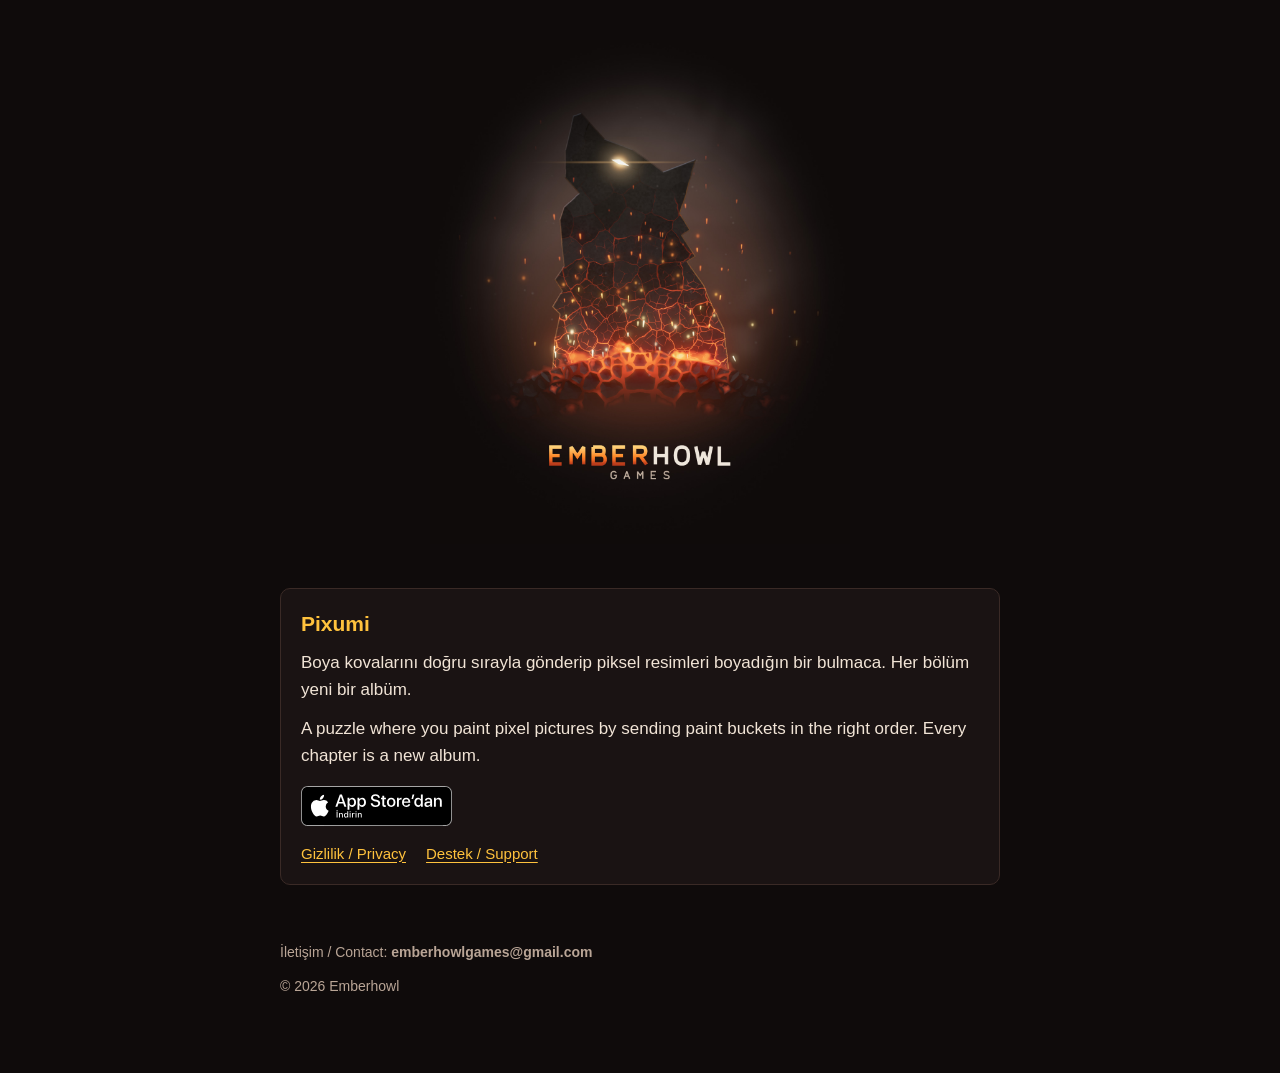
<file: index.html>
<!doctype html>
<html lang="tr">
<head>
<meta charset="utf-8">
<meta name="viewport" content="width=device-width, initial-scale=1, viewport-fit=cover">
<title>Emberhowl Games</title>
<meta name="description" content="Emberhowl Games: piksel sanatı bulmaca oyunları. Pixel art puzzle games.">
<link rel="icon" href="favicon-32.png" type="image/png">
<link rel="apple-touch-icon" href="emberhowl-icon.png">
<link rel="stylesheet" href="style.css">
</head>
<body>
<main>
  <section class="hero">
    <img src="emberhowl.jpg" alt="Emberhowl Games" width="1350" height="1620">
  </section>

  <article class="game">
    <h2>Pixumi</h2>
    <p>Boya kovalarını doğru sırayla gönderip piksel resimleri boyadığın bir bulmaca. Her bölüm yeni bir albüm.</p>
    <p lang="en">A puzzle where you paint pixel pictures by sending paint buckets in the right order. Every chapter is a new album.</p>
    <a class="store" href="https://apps.apple.com/app/pixumi/id6829590263">
      <img src="app-store-badge.svg" alt="App Store'dan İndirin / Download on the App Store" width="151" height="40">
    </a>
    <div class="links">
      <a href="privacy/">Gizlilik / Privacy</a>
      <a href="support/">Destek / Support</a>
    </div>
  </article>

  <footer>
    <p>İletişim / Contact: <span class="mail">emberhowlgames@gmail.com</span></p>
    <p>© 2026 Emberhowl</p>
  </footer>
</main>
</body>
</html>
</file>
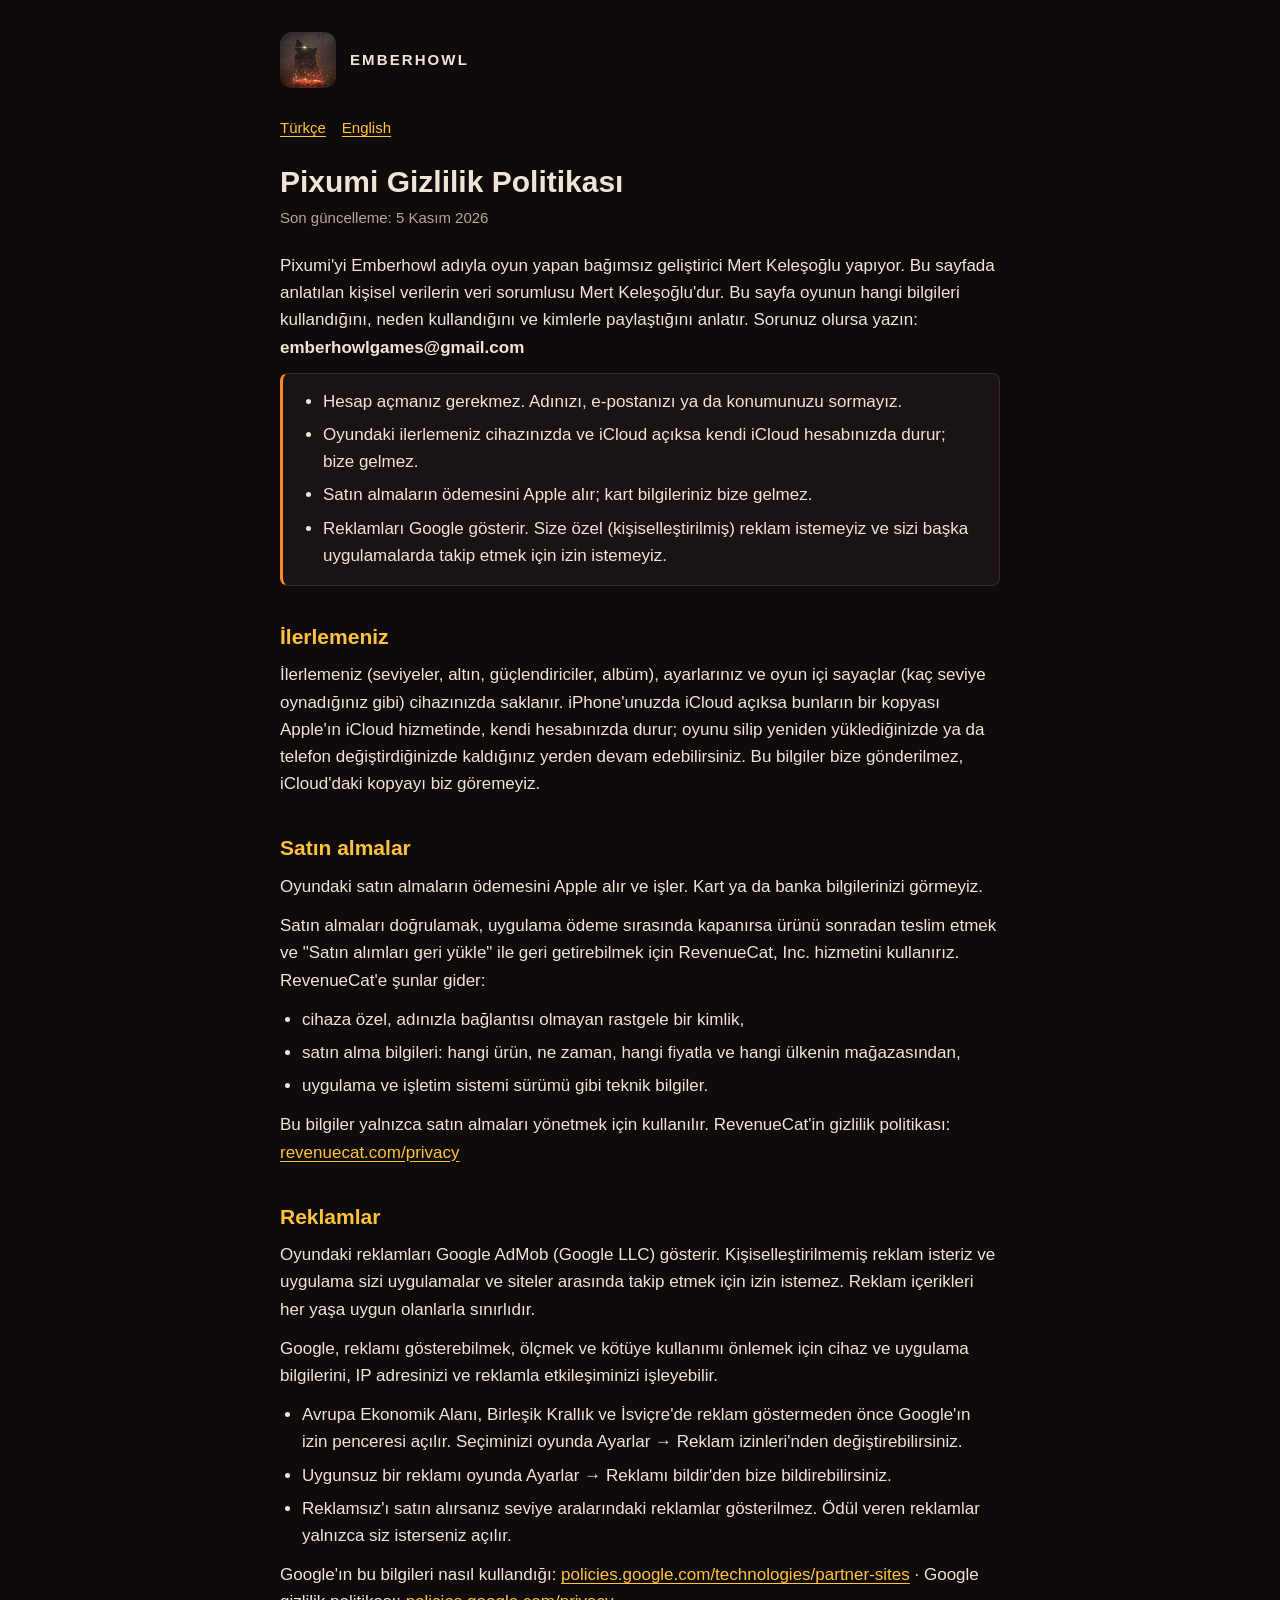
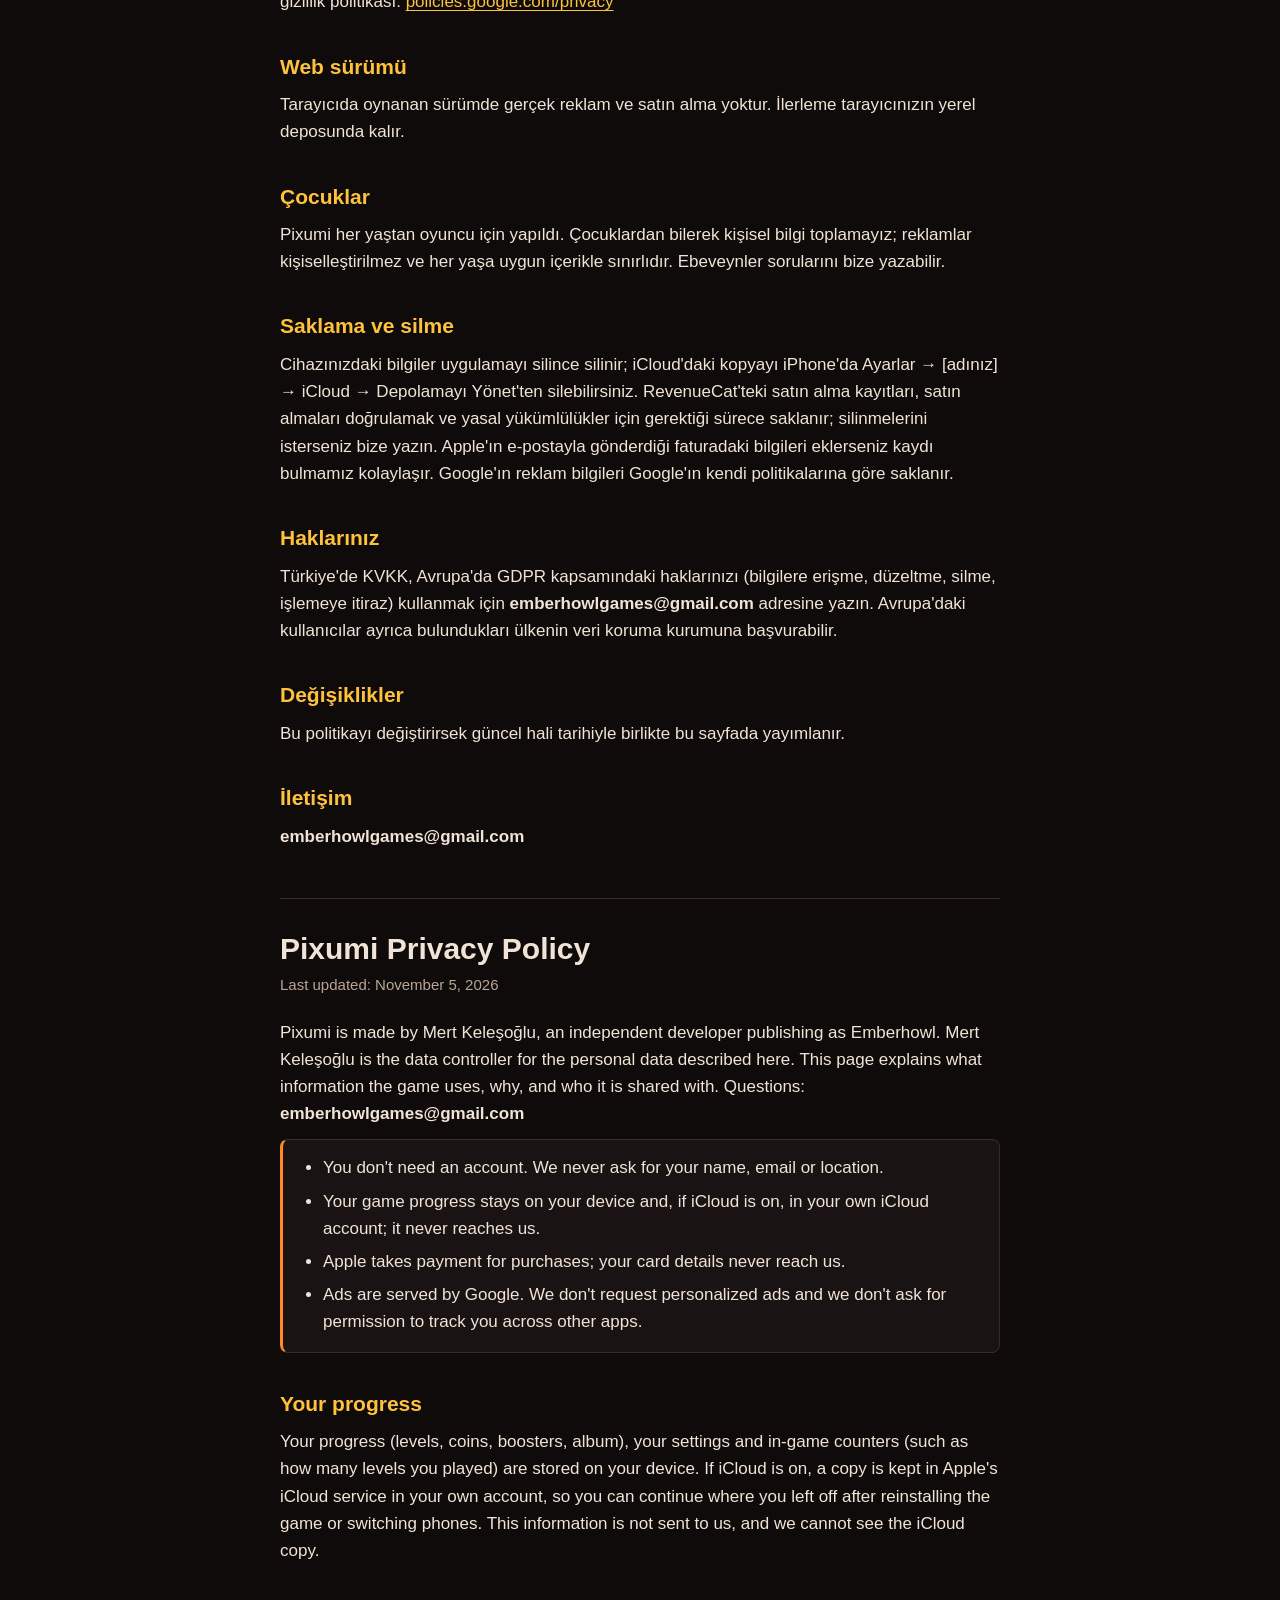
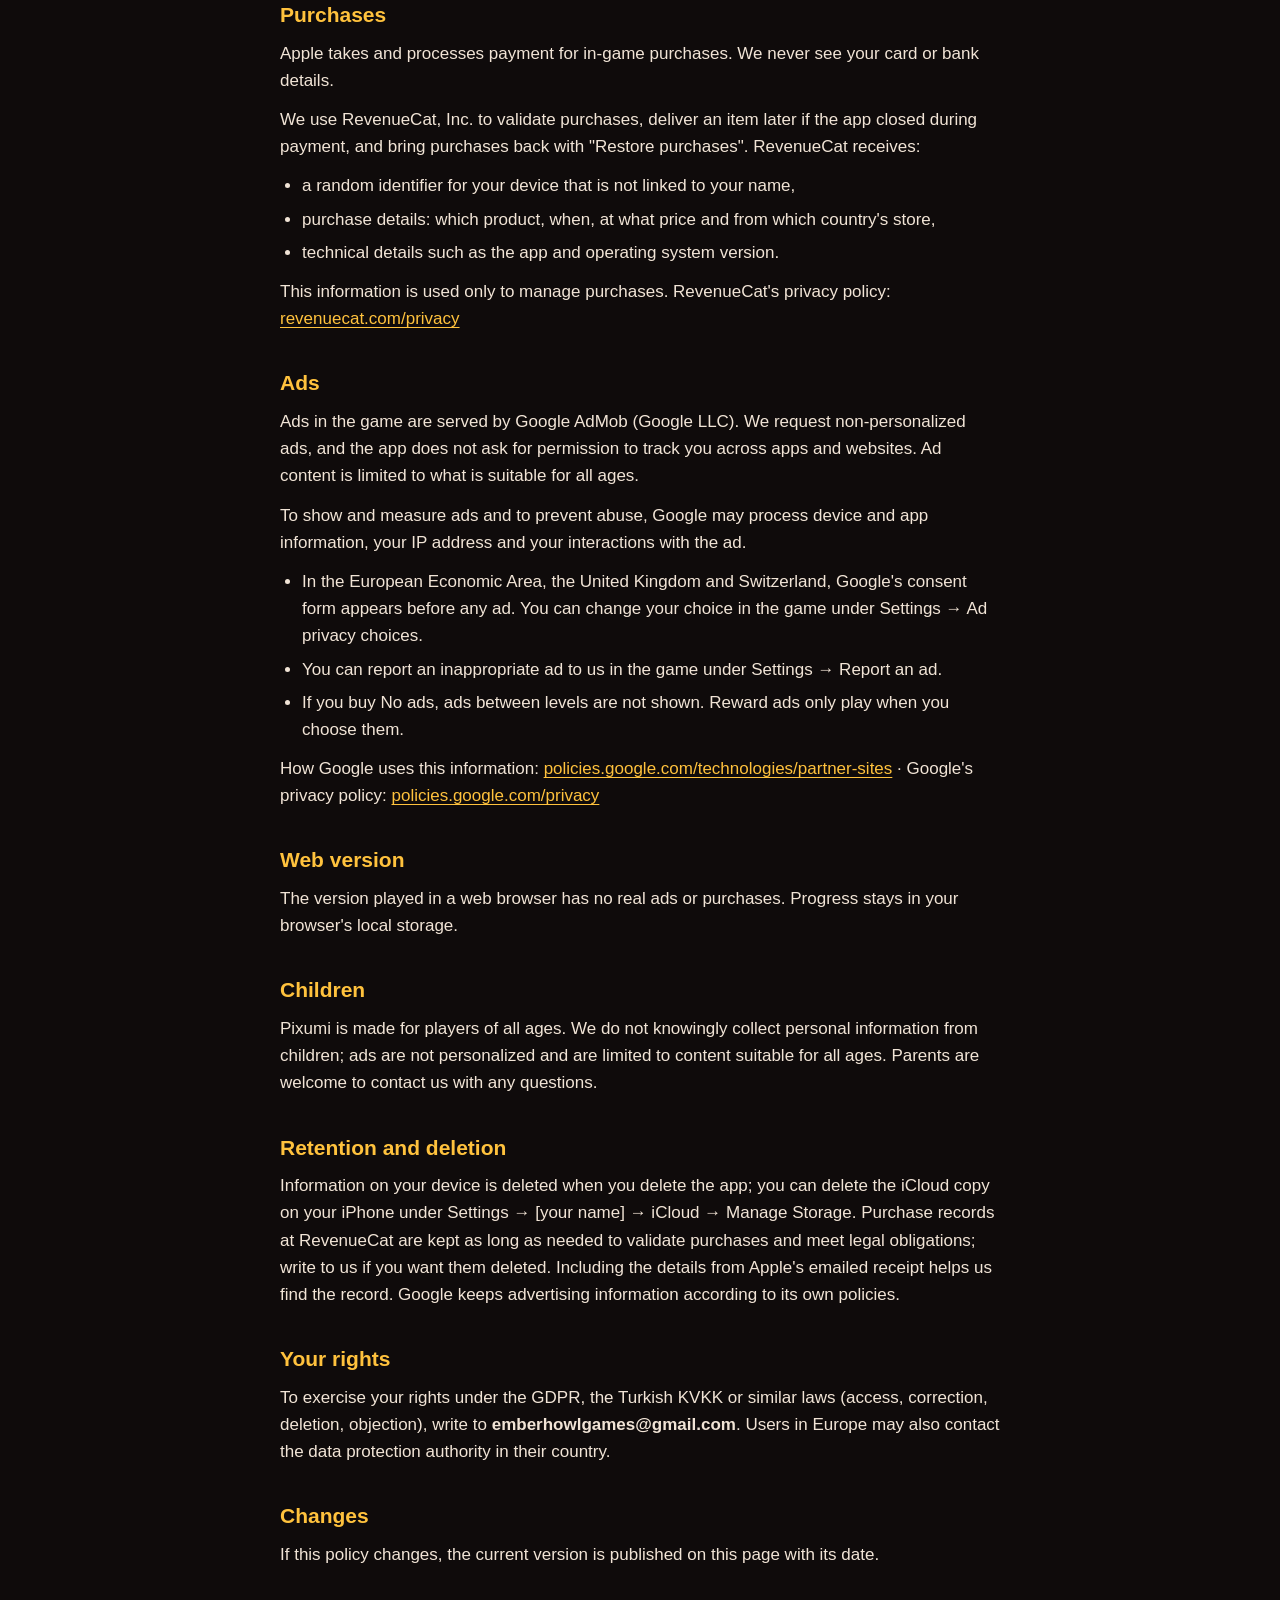
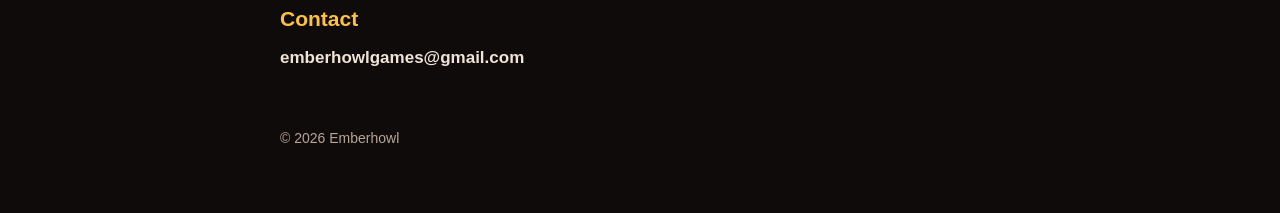
<file: privacy/index.html>
<!doctype html>
<html lang="tr">
<head>
<meta charset="utf-8">
<meta name="viewport" content="width=device-width, initial-scale=1, viewport-fit=cover">
<title>Pixumi Gizlilik Politikası / Privacy Policy</title>
<meta name="description" content="Pixumi gizlilik politikası. Pixumi privacy policy.">
<link rel="icon" href="../favicon-32.png" type="image/png">
<link rel="apple-touch-icon" href="../emberhowl-icon.png">
<link rel="stylesheet" href="../style.css">
</head>
<body>
<main>
  <header><a class="site" href="../"><img src="../emberhowl-icon.png" alt=""><span>Emberhowl</span></a></header>

  <nav class="langs" aria-label="Dil / Language">
    <a href="#tr">Türkçe</a>
    <a href="#en">English</a>
  </nav>

  <section id="tr" lang="tr">
    <h1>Pixumi Gizlilik Politikası</h1>
    <p class="meta">Son güncelleme: 5 Kasım 2026</p>

    <p>Pixumi'yi Emberhowl adıyla oyun yapan bağımsız geliştirici Mert Keleşoğlu yapıyor. Bu sayfada anlatılan kişisel verilerin veri sorumlusu Mert Keleşoğlu'dur. Bu sayfa oyunun hangi bilgileri kullandığını, neden kullandığını ve kimlerle paylaştığını anlatır. Sorunuz olursa yazın: <span class="mail">emberhowlgames@gmail.com</span></p>

    <div class="summary">
      <ul>
        <li>Hesap açmanız gerekmez. Adınızı, e-postanızı ya da konumunuzu sormayız.</li>
        <li>Oyundaki ilerlemeniz cihazınızda ve iCloud açıksa kendi iCloud hesabınızda durur; bize gelmez.</li>
        <li>Satın almaların ödemesini Apple alır; kart bilgileriniz bize gelmez.</li>
        <li>Reklamları Google gösterir. Size özel (kişiselleştirilmiş) reklam istemeyiz ve sizi başka uygulamalarda takip etmek için izin istemeyiz.</li>
      </ul>
    </div>

    <h2>İlerlemeniz</h2>
    <p>İlerlemeniz (seviyeler, altın, güçlendiriciler, albüm), ayarlarınız ve oyun içi sayaçlar (kaç seviye oynadığınız gibi) cihazınızda saklanır. iPhone'unuzda iCloud açıksa bunların bir kopyası Apple'ın iCloud hizmetinde, kendi hesabınızda durur; oyunu silip yeniden yüklediğinizde ya da telefon değiştirdiğinizde kaldığınız yerden devam edebilirsiniz. Bu bilgiler bize gönderilmez, iCloud'daki kopyayı biz göremeyiz.</p>

    <h2>Satın almalar</h2>
    <p>Oyundaki satın almaların ödemesini Apple alır ve işler. Kart ya da banka bilgilerinizi görmeyiz.</p>
    <p>Satın almaları doğrulamak, uygulama ödeme sırasında kapanırsa ürünü sonradan teslim etmek ve "Satın alımları geri yükle" ile geri getirebilmek için RevenueCat, Inc. hizmetini kullanırız. RevenueCat'e şunlar gider:</p>
    <ul>
      <li>cihaza özel, adınızla bağlantısı olmayan rastgele bir kimlik,</li>
      <li>satın alma bilgileri: hangi ürün, ne zaman, hangi fiyatla ve hangi ülkenin mağazasından,</li>
      <li>uygulama ve işletim sistemi sürümü gibi teknik bilgiler.</li>
    </ul>
    <p>Bu bilgiler yalnızca satın almaları yönetmek için kullanılır. RevenueCat'in gizlilik politikası: <a href="https://www.revenuecat.com/privacy">revenuecat.com/privacy</a></p>

    <h2>Reklamlar</h2>
    <p>Oyundaki reklamları Google AdMob (Google LLC) gösterir. Kişiselleştirilmemiş reklam isteriz ve uygulama sizi uygulamalar ve siteler arasında takip etmek için izin istemez. Reklam içerikleri her yaşa uygun olanlarla sınırlıdır.</p>
    <p>Google, reklamı gösterebilmek, ölçmek ve kötüye kullanımı önlemek için cihaz ve uygulama bilgilerini, IP adresinizi ve reklamla etkileşiminizi işleyebilir.</p>
    <ul>
      <li>Avrupa Ekonomik Alanı, Birleşik Krallık ve İsviçre'de reklam göstermeden önce Google'ın izin penceresi açılır. Seçiminizi oyunda Ayarlar → Reklam izinleri'nden değiştirebilirsiniz.</li>
      <li>Uygunsuz bir reklamı oyunda Ayarlar → Reklamı bildir'den bize bildirebilirsiniz.</li>
      <li>Reklamsız'ı satın alırsanız seviye aralarındaki reklamlar gösterilmez. Ödül veren reklamlar yalnızca siz isterseniz açılır.</li>
    </ul>
    <p>Google'ın bu bilgileri nasıl kullandığı: <a href="https://policies.google.com/technologies/partner-sites">policies.google.com/technologies/partner-sites</a> · Google gizlilik politikası: <a href="https://policies.google.com/privacy">policies.google.com/privacy</a></p>

    <h2>Web sürümü</h2>
    <p>Tarayıcıda oynanan sürümde gerçek reklam ve satın alma yoktur. İlerleme tarayıcınızın yerel deposunda kalır.</p>

    <h2>Çocuklar</h2>
    <p>Pixumi her yaştan oyuncu için yapıldı. Çocuklardan bilerek kişisel bilgi toplamayız; reklamlar kişiselleştirilmez ve her yaşa uygun içerikle sınırlıdır. Ebeveynler sorularını bize yazabilir.</p>

    <h2>Saklama ve silme</h2>
    <p>Cihazınızdaki bilgiler uygulamayı silince silinir; iCloud'daki kopyayı iPhone'da Ayarlar → [adınız] → iCloud → Depolamayı Yönet'ten silebilirsiniz. RevenueCat'teki satın alma kayıtları, satın almaları doğrulamak ve yasal yükümlülükler için gerektiği sürece saklanır; silinmelerini isterseniz bize yazın. Apple'ın e-postayla gönderdiği faturadaki bilgileri eklerseniz kaydı bulmamız kolaylaşır. Google'ın reklam bilgileri Google'ın kendi politikalarına göre saklanır.</p>

    <h2>Haklarınız</h2>
    <p>Türkiye'de KVKK, Avrupa'da GDPR kapsamındaki haklarınızı (bilgilere erişme, düzeltme, silme, işlemeye itiraz) kullanmak için <span class="mail">emberhowlgames@gmail.com</span> adresine yazın. Avrupa'daki kullanıcılar ayrıca bulundukları ülkenin veri koruma kurumuna başvurabilir.</p>

    <h2>Değişiklikler</h2>
    <p>Bu politikayı değiştirirsek güncel hali tarihiyle birlikte bu sayfada yayımlanır.</p>

    <h2>İletişim</h2>
    <p><span class="mail">emberhowlgames@gmail.com</span></p>
  </section>

  <hr>

  <section id="en" lang="en">
    <h1>Pixumi Privacy Policy</h1>
    <p class="meta">Last updated: November 5, 2026</p>

    <p>Pixumi is made by Mert Keleşoğlu, an independent developer publishing as Emberhowl. Mert Keleşoğlu is the data controller for the personal data described here. This page explains what information the game uses, why, and who it is shared with. Questions: <span class="mail">emberhowlgames@gmail.com</span></p>

    <div class="summary">
      <ul>
        <li>You don't need an account. We never ask for your name, email or location.</li>
        <li>Your game progress stays on your device and, if iCloud is on, in your own iCloud account; it never reaches us.</li>
        <li>Apple takes payment for purchases; your card details never reach us.</li>
        <li>Ads are served by Google. We don't request personalized ads and we don't ask for permission to track you across other apps.</li>
      </ul>
    </div>

    <h2>Your progress</h2>
    <p>Your progress (levels, coins, boosters, album), your settings and in-game counters (such as how many levels you played) are stored on your device. If iCloud is on, a copy is kept in Apple's iCloud service in your own account, so you can continue where you left off after reinstalling the game or switching phones. This information is not sent to us, and we cannot see the iCloud copy.</p>

    <h2>Purchases</h2>
    <p>Apple takes and processes payment for in-game purchases. We never see your card or bank details.</p>
    <p>We use RevenueCat, Inc. to validate purchases, deliver an item later if the app closed during payment, and bring purchases back with "Restore purchases". RevenueCat receives:</p>
    <ul>
      <li>a random identifier for your device that is not linked to your name,</li>
      <li>purchase details: which product, when, at what price and from which country's store,</li>
      <li>technical details such as the app and operating system version.</li>
    </ul>
    <p>This information is used only to manage purchases. RevenueCat's privacy policy: <a href="https://www.revenuecat.com/privacy">revenuecat.com/privacy</a></p>

    <h2>Ads</h2>
    <p>Ads in the game are served by Google AdMob (Google LLC). We request non-personalized ads, and the app does not ask for permission to track you across apps and websites. Ad content is limited to what is suitable for all ages.</p>
    <p>To show and measure ads and to prevent abuse, Google may process device and app information, your IP address and your interactions with the ad.</p>
    <ul>
      <li>In the European Economic Area, the United Kingdom and Switzerland, Google's consent form appears before any ad. You can change your choice in the game under Settings → Ad privacy choices.</li>
      <li>You can report an inappropriate ad to us in the game under Settings → Report an ad.</li>
      <li>If you buy No ads, ads between levels are not shown. Reward ads only play when you choose them.</li>
    </ul>
    <p>How Google uses this information: <a href="https://policies.google.com/technologies/partner-sites">policies.google.com/technologies/partner-sites</a> · Google's privacy policy: <a href="https://policies.google.com/privacy">policies.google.com/privacy</a></p>

    <h2>Web version</h2>
    <p>The version played in a web browser has no real ads or purchases. Progress stays in your browser's local storage.</p>

    <h2>Children</h2>
    <p>Pixumi is made for players of all ages. We do not knowingly collect personal information from children; ads are not personalized and are limited to content suitable for all ages. Parents are welcome to contact us with any questions.</p>

    <h2>Retention and deletion</h2>
    <p>Information on your device is deleted when you delete the app; you can delete the iCloud copy on your iPhone under Settings → [your name] → iCloud → Manage Storage. Purchase records at RevenueCat are kept as long as needed to validate purchases and meet legal obligations; write to us if you want them deleted. Including the details from Apple's emailed receipt helps us find the record. Google keeps advertising information according to its own policies.</p>

    <h2>Your rights</h2>
    <p>To exercise your rights under the GDPR, the Turkish KVKK or similar laws (access, correction, deletion, objection), write to <span class="mail">emberhowlgames@gmail.com</span>. Users in Europe may also contact the data protection authority in their country.</p>

    <h2>Changes</h2>
    <p>If this policy changes, the current version is published on this page with its date.</p>

    <h2>Contact</h2>
    <p><span class="mail">emberhowlgames@gmail.com</span></p>
  </section>

  <footer>© 2026 Emberhowl</footer>
</main>
</body>
</html>
</file>
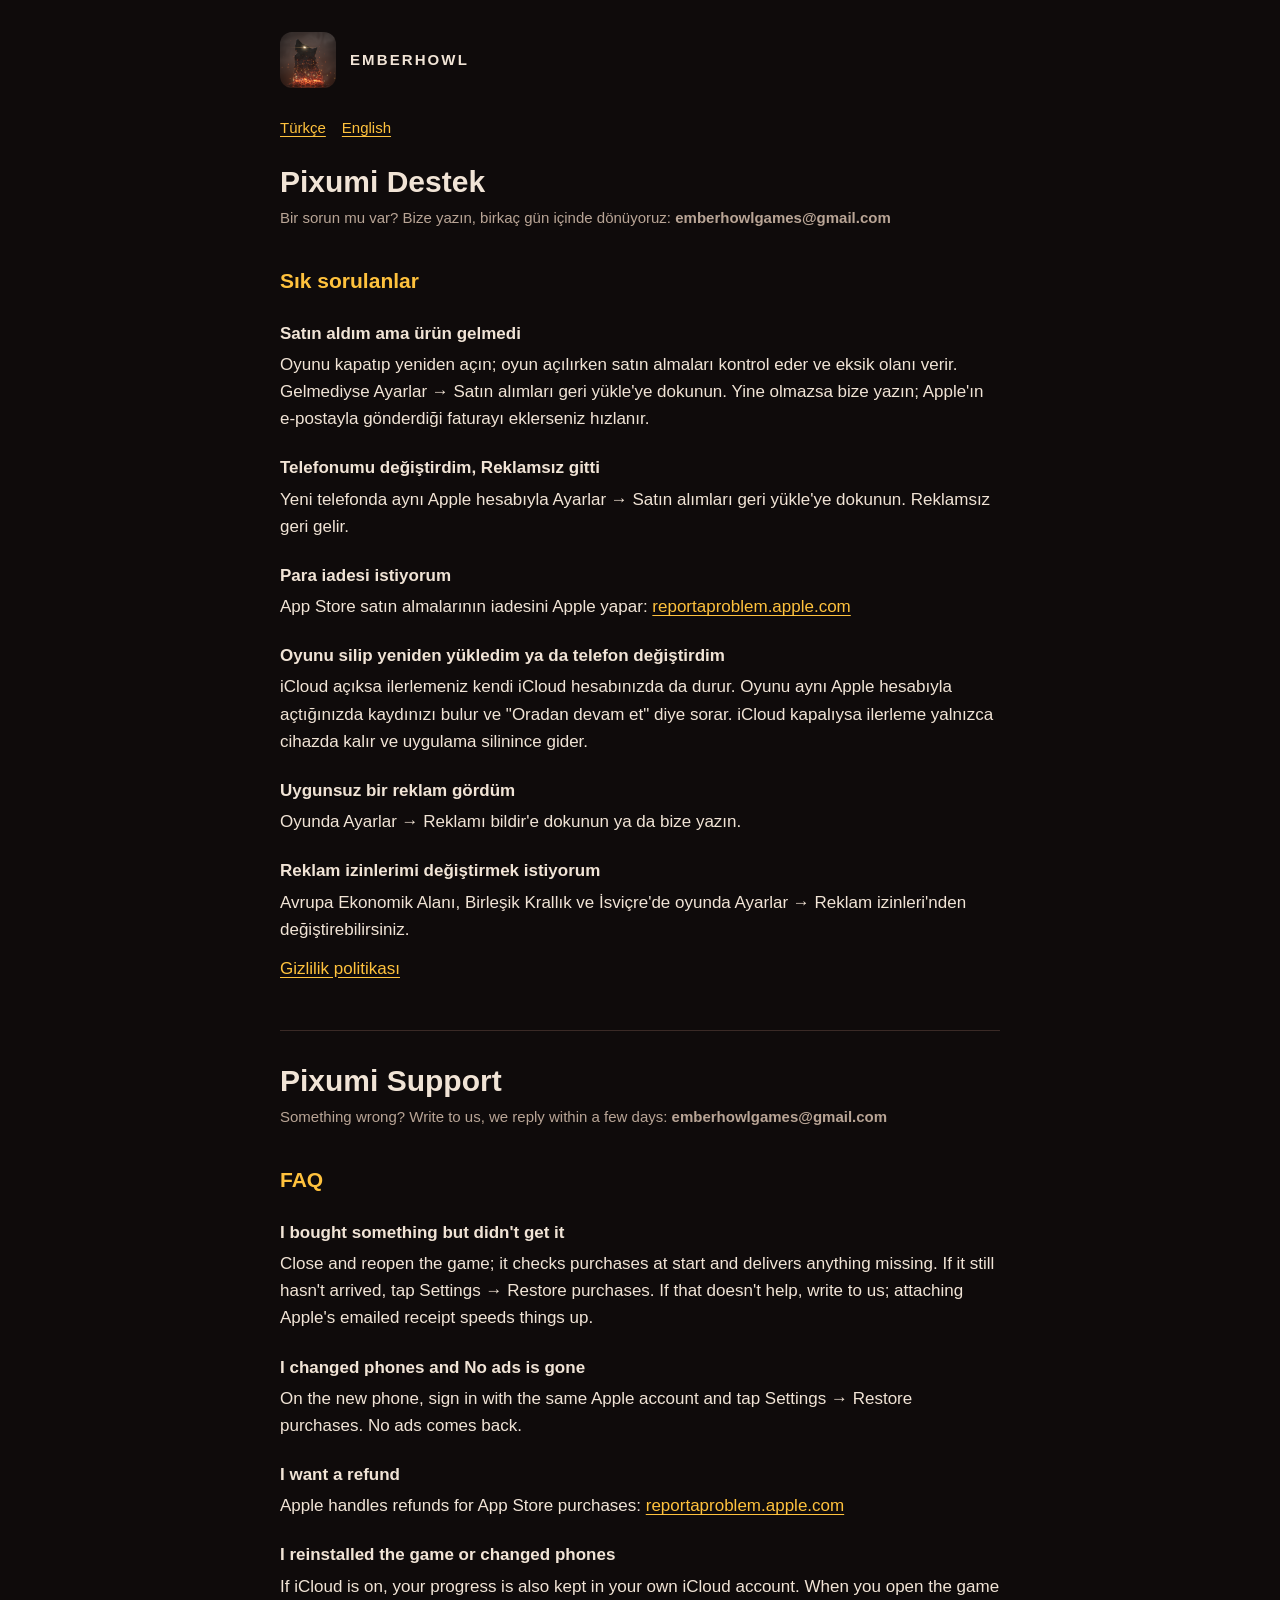
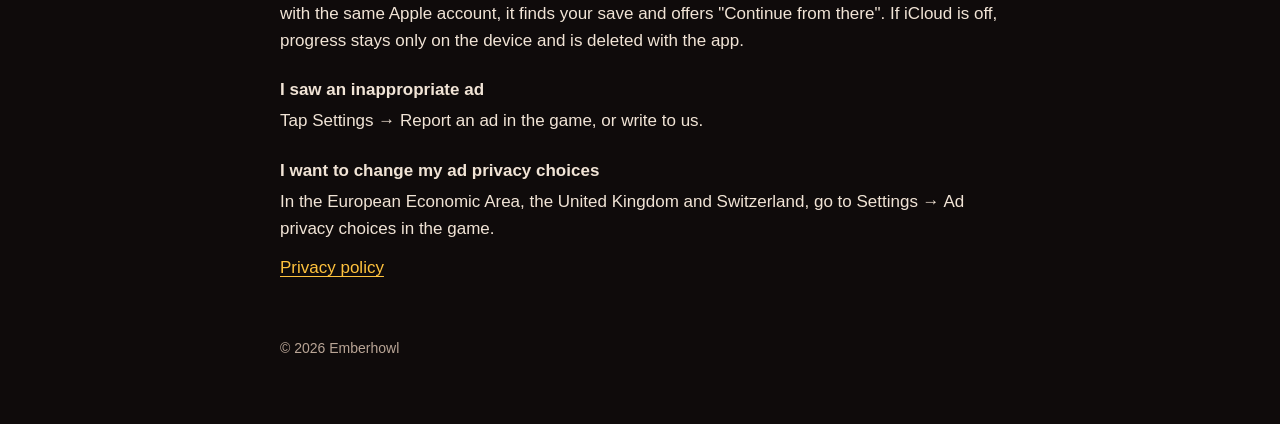
<file: support/index.html>
<!doctype html>
<html lang="tr">
<head>
<meta charset="utf-8">
<meta name="viewport" content="width=device-width, initial-scale=1, viewport-fit=cover">
<title>Pixumi Destek / Support</title>
<meta name="description" content="Pixumi destek ve sık sorulanlar. Pixumi support and FAQ.">
<link rel="icon" href="../favicon-32.png" type="image/png">
<link rel="apple-touch-icon" href="../emberhowl-icon.png">
<link rel="stylesheet" href="../style.css">
</head>
<body>
<main>
  <header><a class="site" href="../"><img src="../emberhowl-icon.png" alt=""><span>Emberhowl</span></a></header>

  <nav class="langs" aria-label="Dil / Language">
    <a href="#tr">Türkçe</a>
    <a href="#en">English</a>
  </nav>

  <section id="tr" lang="tr">
    <h1>Pixumi Destek</h1>
    <p class="meta">Bir sorun mu var? Bize yazın, birkaç gün içinde dönüyoruz: <span class="mail">emberhowlgames@gmail.com</span></p>

    <h2>Sık sorulanlar</h2>

    <h3>Satın aldım ama ürün gelmedi</h3>
    <p>Oyunu kapatıp yeniden açın; oyun açılırken satın almaları kontrol eder ve eksik olanı verir. Gelmediyse Ayarlar → Satın alımları geri yükle'ye dokunun. Yine olmazsa bize yazın; Apple'ın e-postayla gönderdiği faturayı eklerseniz hızlanır.</p>

    <h3>Telefonumu değiştirdim, Reklamsız gitti</h3>
    <p>Yeni telefonda aynı Apple hesabıyla Ayarlar → Satın alımları geri yükle'ye dokunun. Reklamsız geri gelir.</p>

    <h3>Para iadesi istiyorum</h3>
    <p>App Store satın almalarının iadesini Apple yapar: <a href="https://reportaproblem.apple.com">reportaproblem.apple.com</a></p>

    <h3>Oyunu silip yeniden yükledim ya da telefon değiştirdim</h3>
    <p>iCloud açıksa ilerlemeniz kendi iCloud hesabınızda da durur. Oyunu aynı Apple hesabıyla açtığınızda kaydınızı bulur ve "Oradan devam et" diye sorar. iCloud kapalıysa ilerleme yalnızca cihazda kalır ve uygulama silinince gider.</p>

    <h3>Uygunsuz bir reklam gördüm</h3>
    <p>Oyunda Ayarlar → Reklamı bildir'e dokunun ya da bize yazın.</p>

    <h3>Reklam izinlerimi değiştirmek istiyorum</h3>
    <p>Avrupa Ekonomik Alanı, Birleşik Krallık ve İsviçre'de oyunda Ayarlar → Reklam izinleri'nden değiştirebilirsiniz.</p>

    <p><a href="../privacy/">Gizlilik politikası</a></p>
  </section>

  <hr>

  <section id="en" lang="en">
    <h1>Pixumi Support</h1>
    <p class="meta">Something wrong? Write to us, we reply within a few days: <span class="mail">emberhowlgames@gmail.com</span></p>

    <h2>FAQ</h2>

    <h3>I bought something but didn't get it</h3>
    <p>Close and reopen the game; it checks purchases at start and delivers anything missing. If it still hasn't arrived, tap Settings → Restore purchases. If that doesn't help, write to us; attaching Apple's emailed receipt speeds things up.</p>

    <h3>I changed phones and No ads is gone</h3>
    <p>On the new phone, sign in with the same Apple account and tap Settings → Restore purchases. No ads comes back.</p>

    <h3>I want a refund</h3>
    <p>Apple handles refunds for App Store purchases: <a href="https://reportaproblem.apple.com">reportaproblem.apple.com</a></p>

    <h3>I reinstalled the game or changed phones</h3>
    <p>If iCloud is on, your progress is also kept in your own iCloud account. When you open the game with the same Apple account, it finds your save and offers "Continue from there". If iCloud is off, progress stays only on the device and is deleted with the app.</p>

    <h3>I saw an inappropriate ad</h3>
    <p>Tap Settings → Report an ad in the game, or write to us.</p>

    <h3>I want to change my ad privacy choices</h3>
    <p>In the European Economic Area, the United Kingdom and Switzerland, go to Settings → Ad privacy choices in the game.</p>

    <p><a href="../privacy/">Privacy policy</a></p>
  </section>

  <footer>© 2026 Emberhowl</footer>
</main>
</body>
</html>
</file>
<file: style.css>
/* Emberhowl sitesi: kül rengi zemin, köz turuncusu vurgu. Dış kaynak yok (yazı tipleri sistemden). */
:root {
  --bg: #0f0b0b;
  --panel: #1a1313;
  --line: #3a2a26;
  --text: #f1e4d6;
  --muted: #b9a596;
  --ember: #ff8a24;
  --ember-soft: #ffc23d;
  color-scheme: dark;
}

* {
  box-sizing: border-box;
}

body {
  margin: 0;
  background: var(--bg);
  color: var(--text);
  font: 17px/1.6 -apple-system, BlinkMacSystemFont, "Segoe UI", Roboto, "Helvetica Neue", Arial, sans-serif;
  padding-block: 32px 64px;
  padding-left: max(18px, env(safe-area-inset-left, 0px));
  padding-right: max(18px, env(safe-area-inset-right, 0px));
}

main {
  max-width: 720px;
  margin: 0 auto;
}

a {
  color: var(--ember-soft);
  text-underline-offset: 3px;
}

a:focus-visible {
  outline: 2px solid var(--ember);
  outline-offset: 3px;
}

a.site {
  display: flex;
  align-items: center;
  gap: 14px;
  margin-bottom: 28px;
  text-decoration: none;
  color: var(--text);
}

a.site img {
  width: 56px;
  height: 56px;
  border-radius: 12px;
}

a.site span {
  font-weight: 700;
  letter-spacing: 0.14em;
  text-transform: uppercase;
  font-size: 15px;
}

h1 {
  font-size: 30px;
  line-height: 1.2;
  margin: 0 0 6px;
}

h2 {
  font-size: 21px;
  margin: 34px 0 8px;
  color: var(--ember-soft);
}

h3 {
  font-size: 17px;
  margin: 22px 0 4px;
}

p,
ul {
  margin: 0 0 12px;
}

ul {
  padding-left: 22px;
}

li {
  margin-bottom: 6px;
}

.meta {
  color: var(--muted);
  font-size: 15px;
  margin-bottom: 22px;
}

.langs {
  display: flex;
  gap: 16px;
  margin: 0 0 24px;
  font-size: 15px;
}

.summary {
  background: var(--panel);
  border: 1px solid var(--line);
  border-left: 3px solid var(--ember);
  border-radius: 8px;
  padding: 14px 18px 4px;
  margin: 0 0 8px;
}

hr {
  border: none;
  border-top: 1px solid var(--line);
  margin: 48px 0 32px;
}

footer {
  margin-top: 56px;
  color: var(--muted);
  font-size: 14px;
}

/* Ana sayfa */
.hero {
  text-align: center;
  margin: 8px 0 36px;
}

/* Amblem: kömürlerden doğan kurt (oyunun açılışındaki son kare); kenarları sayfa zeminine karışır */
.hero img {
  width: min(420px, 90vw);
  height: auto;
}

.hero p {
  color: var(--muted);
  margin-top: 4px;
}

.game {
  background: var(--panel);
  border: 1px solid var(--line);
  border-radius: 10px;
  padding: 18px 20px;
}

.game h2 {
  margin-top: 0;
}

/* Apple'ın resmî rozeti, değiştirilmeden: en az 40 px yükseklik, çevresinde boşluk */
.game .store {
  display: inline-block;
  margin: 4px 0 16px;
  line-height: 0;
}

.game .store img {
  height: 40px;
  width: auto;
}

.game .links {
  display: flex;
  flex-wrap: wrap;
  gap: 8px 20px;
  font-size: 15px;
}

.mail {
  font-weight: 700;
  user-select: all;
  overflow-wrap: anywhere;
}
</file>
